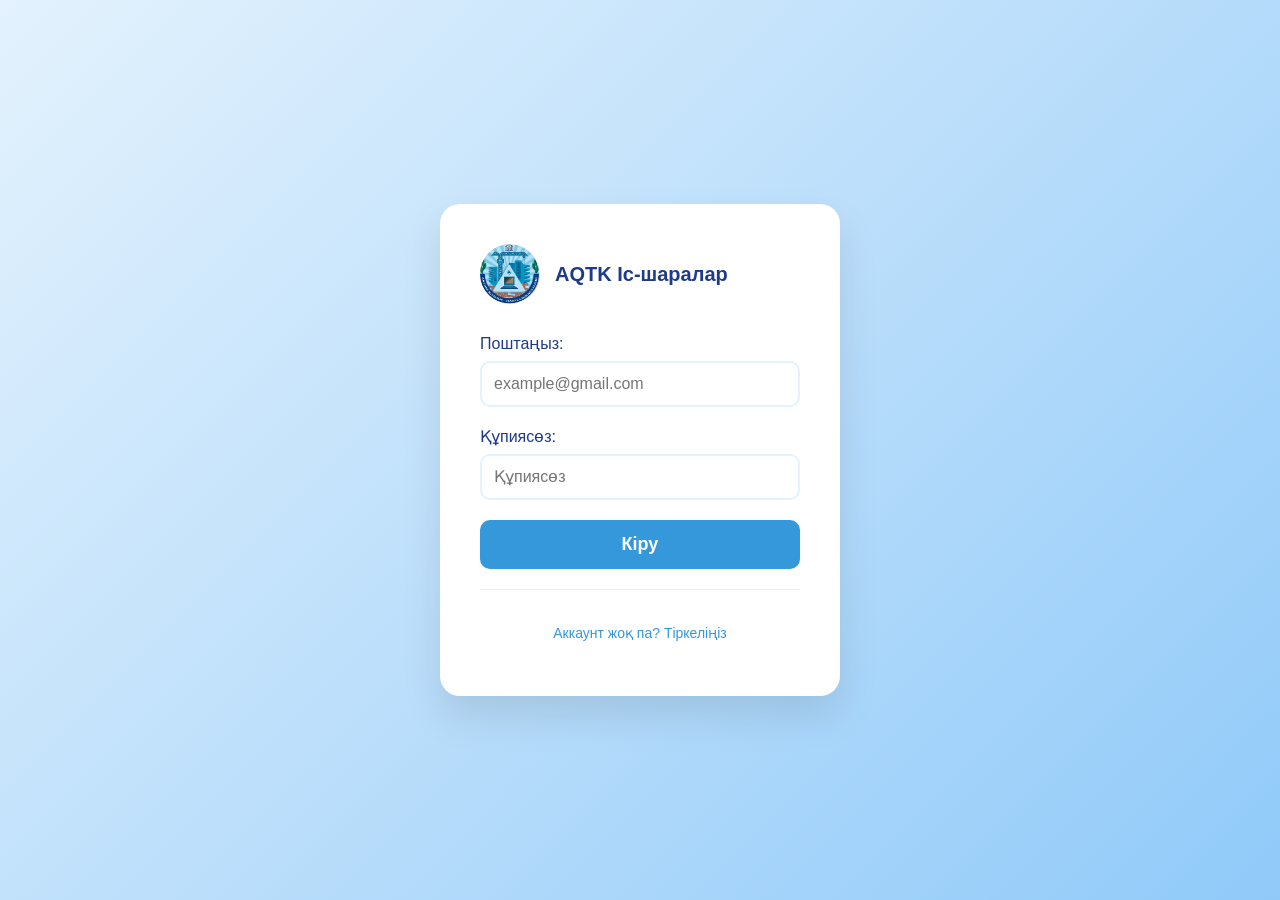
<file: auth.html>
<!DOCTYPE html>
<html lang="kk">
<head>
    <meta charset="UTF-8">
    <meta name="viewport" content="width=device-width, initial-scale=1.0">
    <title>AQTK - Авторизация</title>
    <link rel="icon" type="image/jpeg" href="logo.png" sizes="32x32">
    <link rel="icon" type="image/jpeg" href="logo.png" sizes="16x16">
    <link rel="apple-touch-icon" href="logo.png">
    <style>
        * { margin: 0; padding: 0; box-sizing: border-box; }
        body {
            font-family: 'Segoe UI', Tahoma, sans-serif;
            background: linear-gradient(135deg, #E3F2FD 0%, #BBDEFB 50%, #90CAF9 100%);
            min-height: 100vh;
            display: flex;
            align-items: center;
            justify-content: center;
            color: #1E3A8A;
        }
        .container {
            background: white; padding: 40px; border-radius: 20px;
            box-shadow: 0 20px 40px rgba(0,0,0,0.1);
            max-width: 400px; width: 90%; text-align: center;
        }
        .header { display: flex; align-items: center; justify-content: flex-start; margin-bottom: 30px; gap: 15px; }
        .college-logo { width: 60px; height: 60px;  border-radius: 50%; object-fit: cover;overflow: hidden; background: white; display: block; }
        .title { font-size: 20px; font-weight: bold; color: #1E3A8A; }
        .form-group { margin-bottom: 20px; text-align: left; }
        label { display: block; margin-bottom: 8px; font-weight: 500; }
        input {
            width: 100%; padding: 12px; border: 2px solid #E3F2FD;
            border-radius: 10px; font-size: 16px; transition: 0.3s;
        }
        input:focus { border-color: #3498db; outline: none; }
        button {
            width: 100%; padding: 14px; background: #3498db; color: white;
            border: none; border-radius: 10px; font-size: 18px;
            font-weight: bold; cursor: pointer; transition: 0.3s;
        }
        button:hover { background: #2980b9; }
        .forgot, .register-link {
            color: #3498db; text-decoration: none; font-size: 14px;
            display: block; margin: 15px 0; cursor: pointer;
        }
        .switch-form { margin-top: 20px; padding-top: 20px; border-top: 1px solid #E3F2FD; }
    </style>
</head>
<body>
    <div class="container">
        <div class="header">
            <img src="aqtk_icon.jpeg" alt="AQTK" class="college-logo">
            <div class="title">AQTK Іс-шаралар</div>
        </div>

        <form id="loginForm">
            <div class="form-group">
                <label>Поштаңыз:</label>
                <input type="email" id="loginEmail" placeholder="example@gmail.com" required>
            </div>
            <div class="form-group">
                <label>Құпиясөз:</label>
                <input type="password" id="loginPassword" placeholder="Құпиясөз" required>
            </div>
            <button type="submit">Кіру</button>
            <div class="switch-form">
                <a class="register-link" onclick="showRegister()">Аккаунт жоқ па? Тіркеліңіз</a>
            </div>
        </form>

        <form id="registerForm" style="display: none;">
            <div class="form-group">
                <label>Gmail поштаңыз:</label>
                <input type="email" id="regEmail" placeholder="example@gmail.com" required>
            </div>
            <div class="form-group">
                <label>Құпиясөз:</label>
                <input type="password" id="regPassword" placeholder="Құпиясөз" required>
            </div>
            <div class="form-group">
                <label>Атыңыз:</label>
                <input type="text" id="regName" placeholder="Аты-жөніңіз" required>
            </div>

            <button type="submit" id="regBtn">Тіркелу</button>
            <a class="forgot" onclick="showLogin()">Кіруге қайту</a>
        </form>
    </div>

    <script>
        let generatedCode = null;

        function getUser(email) {
            return JSON.parse(localStorage.getItem(email));
        }

        function showRegister() {
            document.getElementById('loginForm').style.display = 'none';
            document.getElementById('registerForm').style.display = 'block';
        }

        function showLogin() {
            document.getElementById('registerForm').style.display = 'none';
            document.getElementById('loginForm').style.display = 'block';
        }

        // Логика входа
        document.getElementById('loginForm').addEventListener('submit', function(e) {
            e.preventDefault();
            const email = document.getElementById('loginEmail').value;
            const password = document.getElementById('loginPassword').value;
            const user = getUser(email);

            if (user && user.password === password) {
                localStorage.setItem('currentUser', email);
                window.location.href = 'index.html';
            } else {
                alert('Қате пошта немесе құпиясөз!');
            }
        });

        // Логика регистрации
        document.getElementById('registerForm').addEventListener('submit', function(e) {
    e.preventDefault();
    const email = document.getElementById('regEmail').value;
    const password = document.getElementById('regPassword').value;
    const name = document.getElementById('regName').value;

    // 1. Проверяем, не занят ли email
    if (getUser(email)) {
        alert('Бұл пошта тіркелген!');
        return;
    }

// 2. Определяем роль (теперь и для вашей новой почты)
const role = (email === 'dosanova2021@icloud.com') ? 'admin' : 'user';

    // 3. Сохраняем пользователя в базу (localStorage)
    localStorage.setItem(email, JSON.stringify({password, name, role}));
    
    // 4. Сразу авторизуем
    localStorage.setItem('currentUser', email);
    
    alert('Тіркелу сәтті өтті!');
    window.location.href = 'index.html';
});
    </script>
</body>
</html>
</file>
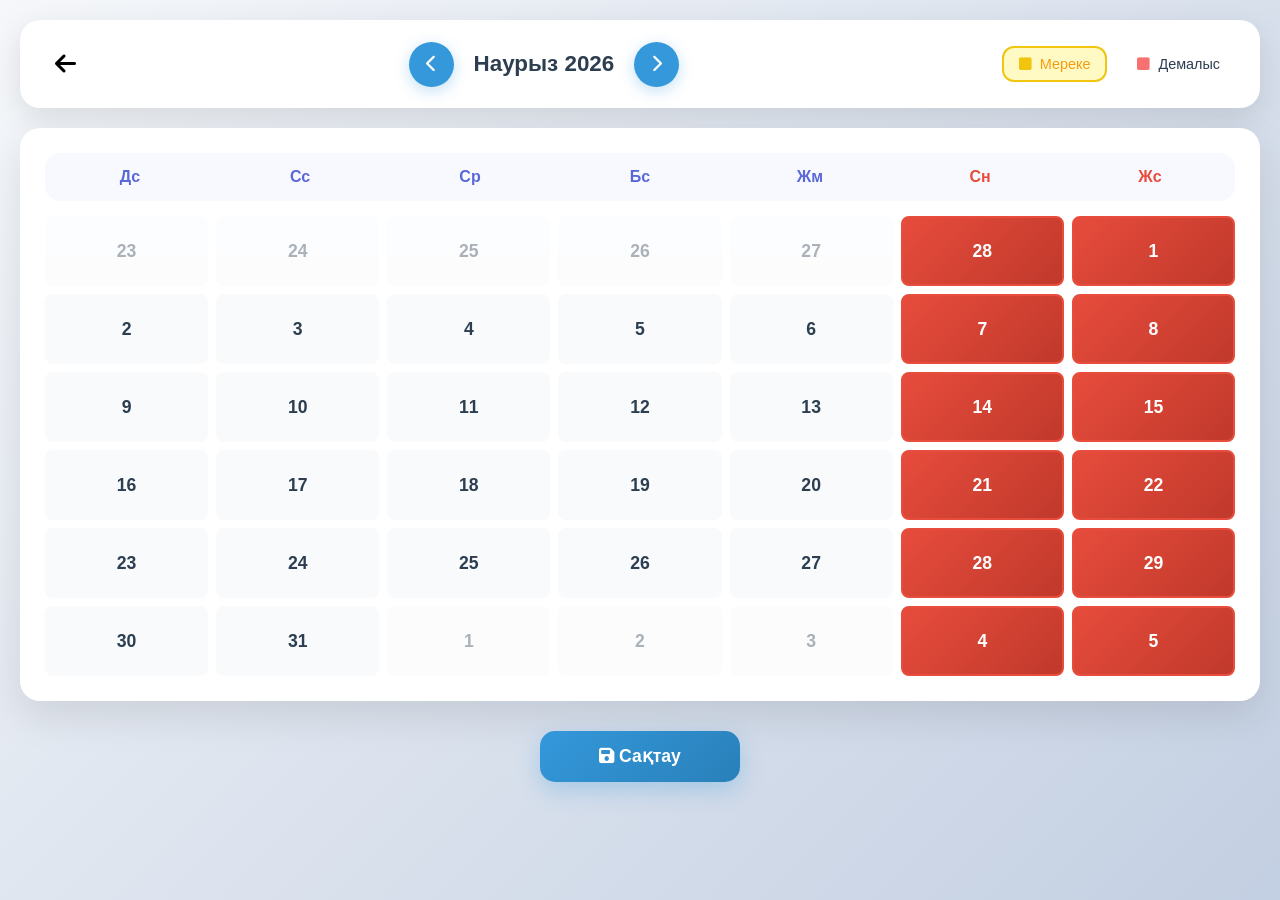
<file: calendar_admin.html>
<!DOCTYPE html>
<html lang="kk">

<head>
    <meta charset="UTF-8">
    <meta name="viewport" content="width=device-width, initial-scale=1.0">
    <title>AQTK Күнтізбе басқару</title>
    <link rel="stylesheet" href="https://cdnjs.cloudflare.com/ajax/libs/font-awesome/6.5.1/css/all.min.css">
    <link rel="icon" type="image/jpeg" href="logo.png" sizes="32x32">
    <link rel="icon" type="image/jpeg" href="logo.png" sizes="16x16">
    <link rel="apple-touch-icon" href="logo.png">
    <style>
        * {
            margin: 0;
            padding: 0;
            box-sizing: border-box;
        }

        body {
            font-family: -apple-system, BlinkMacSystemFont, 'Segoe UI', Roboto, sans-serif;
            background: linear-gradient(135deg, #f5f7fa 0%, #c3cfe2 100%);
            min-height: 100vh;
            padding: 20px;
            color: #2c3e50;
        }

        .calendar-header {
            display: flex;
            justify-content: space-between;
            align-items: center;
            margin-bottom: 20px;
            background: white;
            padding: 20px 25px;
            border-radius: 20px;
            box-shadow: 0 10px 30px rgba(0, 0, 0, 0.1);
        }

        .back-link {
            color: #000;
            font-size: 1.5rem;
            text-decoration: none;
            padding: 10px;
            border-radius: 12px;
            transition: all 0.3s ease;
        }

        .calendar-arrow {
            background: #3498db;
            color: white;
            border: none;
            width: 45px;
            height: 45px;
            border-radius: 50%;
            cursor: pointer;
            font-size: 1.1rem;
            transition: all 0.3s ease;
            box-shadow: 0 4px 15px rgba(52, 152, 219, 0.3);
        }

        .calendar-arrow:hover {
            background: #2980b9;
        }

        #current-month-year {
            margin: 0;
            min-width: 150px;
            text-align: center;
            font-size: 1.4rem;
            font-weight: 600;
            color: #2c3e50;
        }

        .calendar-legend {
            display: flex;
            gap: 15px;
            font-size: 0.9rem;
        }

        .legend-item {
            cursor: pointer;
            padding: 8px 15px;
            border-radius: 12px;
            transition: all 0.3s ease;
            font-weight: 500;
            display: flex;
            align-items: center;
            gap: 8px;
        }

        .legend-item.active-mode {
            border: 2px solid #f1c40f;
            background: #fff9c4;
            color: #f39c12;
        }

        .full-calendar-grid {
            background: white;
            border-radius: 20px;
            padding: 25px;
            box-shadow: 0 15px 40px rgba(0, 0, 0, 0.1);
            overflow: hidden;
        }

        .days-labels-grid {
            display: grid;
            grid-template-columns: repeat(7, 1fr);
            text-align: center;
            font-weight: bold;
            background: #f8f9ff;
            padding: 15px 0;
            border-radius: 15px;
            margin-bottom: 15px;
            color: #5a67d8;
        }

        .days-labels-grid>div:nth-last-child(2),
        .days-labels-grid>div:last-child {
            color: #e74c3c;
        }

        #calendar-grid-body {
            display: grid;
            grid-template-columns: repeat(7, 1fr);
            gap: 8px;
            min-height: 400px;
        }

        .calendar-day {
            height: 70px;
            border-radius: 8px;
            cursor: pointer;
            display: flex;
            flex-direction: column;
            align-items: center;
            justify-content: center;
            font-weight: 500;
            border: 2px solid transparent;
            background: #f8fafc;
            transition: background-color 0.2s ease;
        }

        .calendar-day.today {
            background: linear-gradient(135deg, #3498db, #2980b9);
            color: white;
            border-color: #3498db;
        }

        .calendar-day.holiday {
            background: linear-gradient(135deg, #f1c40f, #f39c12);
            color: white;
            border-color: #f1c40f;
        }

        .calendar-day.dayoff {
            background: linear-gradient(135deg, #F87171, #ef4444);
            color: white;
            border-color: #F87171;
        }

        /* 🔥 ПОСТОЯННЫЕ КРАСНЫЕ СУББОТЫ И ВОСКРЕСЕНЬЯ */
        .calendar-day.permanent-weekend {
            background: linear-gradient(135deg, #e74c3c, #c0392b) !important;
            color: white !important;
            border-color: #e74c3c !important;
            pointer-events: none !important;
            cursor: default !important;
        }

        .day-number {
            font-size: 1.1rem;
            font-weight: 600;
        }

        .save-section {
            margin-top: 30px;
            text-align: center;
        }

        .main-auth-btn {
            background: linear-gradient(135deg, #3498db, #2980b9);
            color: white;
            border: none;
            padding: 15px 40px;
            border-radius: 15px;
            font-size: 1.1rem;
            font-weight: 600;
            cursor: pointer;
            transition: all 0.3s ease;
            width: 200px;
            box-shadow: 0 8px 25px rgba(52, 152, 219, 0.3);
        }

        .main-auth-btn:hover {
            background: linear-gradient(135deg, #2980b9, #1f5f8b);
        }

        @media (max-width: 768px) {
            .calendar-header {
                flex-direction: column;
                gap: 15px;
                padding: 15px;
            }

            .calendar-legend {
                flex-wrap: wrap;
                justify-content: center;
            }

            .full-calendar-grid {
                padding: 15px;
            }

            #calendar-grid-body {
                gap: 5px;
                min-height: 350px;
            }

            .calendar-day {
                height: 60px;
            }
        }
    </style>
</head>

<body>
    <div id="admin-calendar-section" class="page">
        <div class="calendar-header">
            <a href="index.html" class="back-link" title="Басты бетке оралу">
                <i class="fas fa-arrow-left"></i>
            </a>

            <div style="display: flex; align-items: center; gap: 15px;">
                <button class="calendar-arrow" onclick="changeMonth(-1)" title="Алдыңғы ай">
                    <i class="fas fa-chevron-left"></i>
                </button>
                <h2 id="current-month-year"></h2>
                <button class="calendar-arrow" onclick="changeMonth(1)" title="Келесі ай">
                    <i class="fas fa-chevron-right"></i>
                </button>
            </div>

            <div class="calendar-legend">
                <span id="mode-holiday" class="legend-item active-mode" onclick="setCalendarMode('holiday')">
                    <i class="fas fa-square" style="color: #f1c40f;"></i> Мереке
                </span>
                <span id="mode-dayoff" class="legend-item" onclick="setCalendarMode('dayoff')">
                    <i class="fas fa-square" style="color: #F87171;"></i> Демалыс
                </span>
            </div>
        </div>

        <div class="full-calendar-grid">
            <div class="days-labels-grid">
                <div>Дс</div>
                <div>Сс</div>
                <div>Ср</div>
                <div>Бс</div>
                <div>Жм</div>
                <div style="color: #e74c3c;">Сн</div>
                <div style="color: #e74c3c;">Жс</div>
            </div>
            <div id="calendar-grid-body"></div>
        </div>

        <div class="save-section">
            <button class="main-auth-btn" onclick="saveCalendarChanges()">
                <i class="fas fa-save"></i> Сақтау
            </button>
        </div>
    </div>

    <script>
        let currentDate = new Date(2026, 2, 17); // 17 марта 2026 - вторник
        let currentMode = 'holiday';
        let calendarData = {};

        const monthNames = [
            'Қаңтар', 'Ақпан', 'Наурыз', 'Сәуір', 'Мамыр', 'Маусым',
            'Шілде', 'Тамыз', 'Қыркүйек', 'Қазан', 'Қараша', 'Желтоқсан'
        ];

        // 🔥 ТОЧНАЯ ФУНКЦИЯ: Суббота=6, Воскресенье=0
        function isWeekend(date) {
            return date.getDay() === 6 || date.getDay() === 0;
        }

        function initCalendar() {
            updateMonthYear();
            renderCalendar();
        }

        function updateMonthYear() {
            const year = currentDate.getFullYear();
            const month = currentDate.getMonth();
            document.getElementById('current-month-year').textContent =
                `${monthNames[month]} ${year}`;
        }

        function changeMonth(direction) {
            currentDate.setMonth(currentDate.getMonth() + direction);
            updateMonthYear();
            renderCalendar();
        }

        function setCalendarMode(mode) {
            currentMode = mode;
            document.querySelectorAll('.legend-item').forEach(item => {
                item.classList.remove('active-mode');
            });
            document.getElementById(`mode-${mode}`).classList.add('active-mode');
        }

        function renderCalendar() {
            const year = currentDate.getFullYear();
            const month = currentDate.getMonth();

            // Начинаем с ПН (1) недели
            const firstDay = new Date(year, month, 1);
            const startDate = new Date(year, month, 1);
            startDate.setDate(1 - (firstDay.getDay() || 7) + 1); // ПН текущей недели

            const gridBody = document.getElementById('calendar-grid-body');
            gridBody.innerHTML = '';

            // 6 недель × 7 дней
            for (let i = 0; i < 42; i++) {
                const date = new Date(startDate);
                date.setDate(startDate.getDate() + i);

                const dayElement = document.createElement('div');
                dayElement.className = 'calendar-day';

                const dayNum = date.getDate();
                const isCurrentMonth = date.getMonth() === month;

                // 🔥 ГЛАВНАЯ ЛОГИКА - ПРЯМАЯ ПРОВЕРКА ДНЯ НЕДЕЛИ
                if (isWeekend(date)) {
                    // Суббота/Воскресенье - КРАСНЫЕ и НЕКЛИКАБЕЛЬНЫЕ
                    dayElement.classList.add('permanent-weekend');
                    dayElement.innerHTML = `<div class="day-number">${dayNum}</div>`;
                } else if (!isCurrentMonth) {
                    // Другие месяцы - прозрачные
                    dayElement.style.opacity = '0.4';
                    dayElement.innerHTML = `<div class="day-number">${dayNum}</div>`;
                } else {
                    // Рабочие дни текущего месяца
                    const isToday = date.toDateString() === new Date().toDateString();
                    if (isToday) dayElement.classList.add('today');

                    const dayKey = date.toISOString().split('T')[0];
                    const dayData = calendarData[dayKey];

                    if (dayData?.type === 'holiday') {
                        dayElement.classList.add('holiday');
                    } else if (dayData?.type === 'dayoff') {
                        dayElement.classList.add('dayoff');
                    }

                    dayElement.innerHTML = `
                        <div class="day-number">${dayNum}</div>
                        ${dayData ? `<div style="font-size: 0.7rem; margin-top: 2px;">${dayData.title}</div>` : ''}
                    `;

                    dayElement.onclick = () => toggleDay(date);
                }

                gridBody.appendChild(dayElement);
            }
        }

        function toggleDay(date) {
            if (isWeekend(date)) return; // Нельзя!

            const dayKey = date.toISOString().split('T')[0];

            if (calendarData[dayKey]) {
                delete calendarData[dayKey];
            } else {
                calendarData[dayKey] = {
                    type: currentMode,
                    title: currentMode === 'holiday' ? 'Мереке' : 'Демалыс',
                    date: dayKey
                };
            }

            renderCalendar();
        }

        function saveCalendarChanges() {
            // ✅ ФОРМАТ ДЛЯ MINI-КАЛЕНДАРЯ
            const holidays = Object.keys(calendarData).filter(key => calendarData[key].type === 'holiday');
            const daysOff = Object.keys(calendarData).filter(key => calendarData[key].type === 'dayoff');

            localStorage.setItem('calendarHolidays', JSON.stringify(holidays));
            localStorage.setItem('calendarDaysOff', JSON.stringify(daysOff));

            // ✅ Сразу синхронизация с главной вкладкой
            window.dispatchEvent(new StorageEvent('storage', {
                key: 'calendarHolidays',
                newValue: JSON.stringify(holidays)
            }));

            alert('✅ Күнтізбе синхронизацияланды!');
        }


        function loadCalendarData() {
            const saved = localStorage.getItem('aqtk_calendar');
            if (saved) {
                calendarData = JSON.parse(saved);
            }
        }

        // ✅ СТАРТ
        loadCalendarData();
        initCalendar();
    </script>
</body>

</html>
</file>
